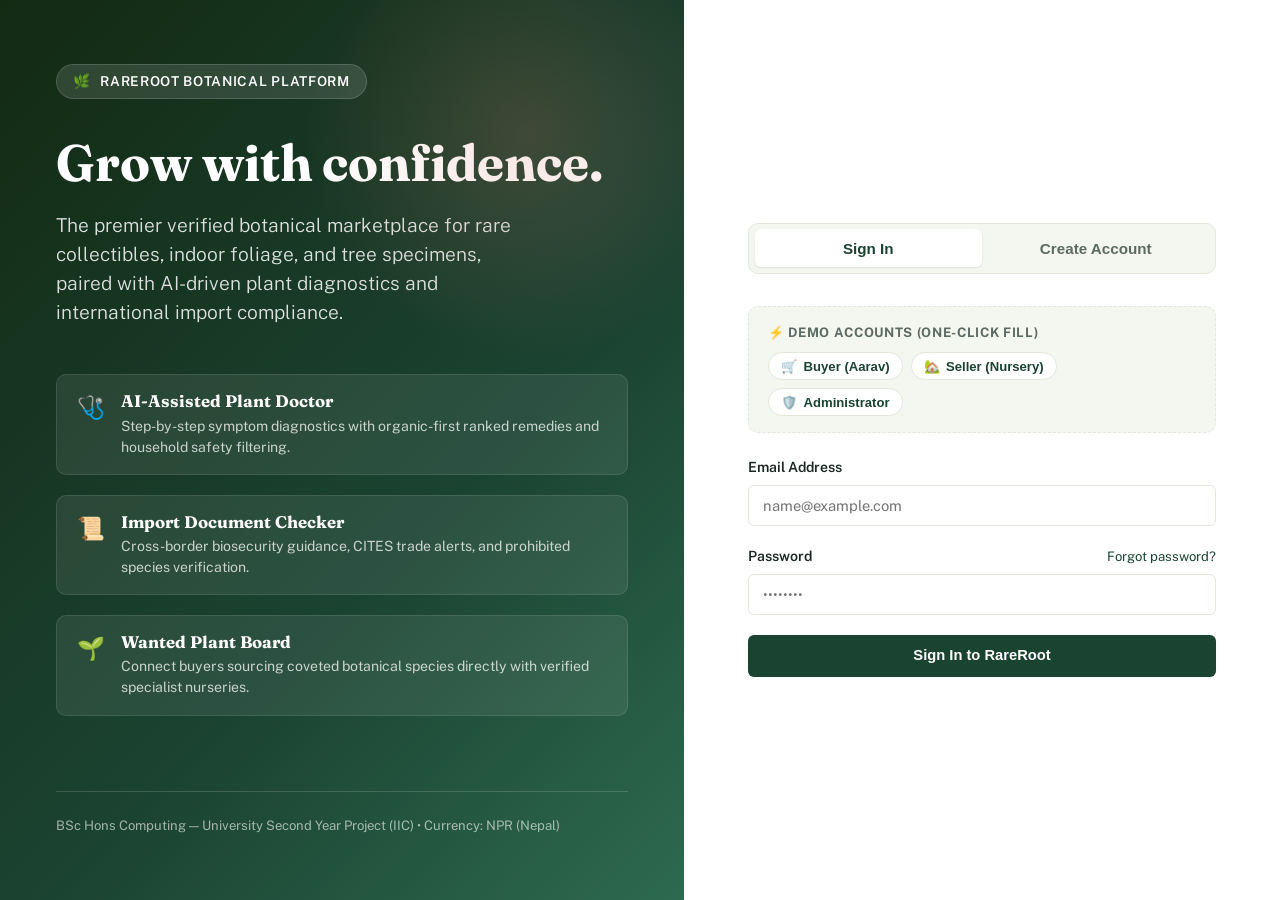
<file: frontend/index.html>
<!DOCTYPE html>
<html lang="en">
<head>
  <meta charset="UTF-8">
  <meta name="viewport" content="width=device-width, initial-scale=1.0">
  <title>RareRoot - Botanical Marketplace & Plant Health</title>
  <link rel="stylesheet" href="css/style.css">
  <link rel="icon" href="data:image/svg+xml,<svg xmlns=%22http://www.w3.org/2000/svg%22 viewBox=%220 0 100 100%22><text y=%22.9em%22 font-size=%2290%22>🌿</text></svg>">
</head>
<body>
  <div class="auth-page">
    <!-- Brand Showcase Left Panel -->
    <div class="auth-brand-panel">
      <div>
        <div class="brand-badge">
          <span>🌿</span> RareRoot Botanical Platform
        </div>
        <h1 class="brand-title">Grow with confidence.</h1>
        <p class="brand-tagline">
          The premier verified botanical marketplace for rare collectibles, indoor foliage, and tree specimens, paired with AI-driven plant diagnostics and international import compliance.
        </p>

        <div class="brand-features">
          <div class="brand-feature-item">
            <span class="icon">🩺</span>
            <div>
              <h4>AI-Assisted Plant Doctor</h4>
              <p>Step-by-step symptom diagnostics with organic-first ranked remedies and household safety filtering.</p>
            </div>
          </div>
          <div class="brand-feature-item">
            <span class="icon">📜</span>
            <div>
              <h4>Import Document Checker</h4>
              <p>Cross-border biosecurity guidance, CITES trade alerts, and prohibited species verification.</p>
            </div>
          </div>
          <div class="brand-feature-item">
            <span class="icon">🌱</span>
            <div>
              <h4>Wanted Plant Board</h4>
              <p>Connect buyers sourcing coveted botanical species directly with verified specialist nurseries.</p>
            </div>
          </div>
        </div>
      </div>

      <div class="brand-footer">
        BSc Hons Computing — University Second Year Project (IIC) &bull; Currency: NPR (Nepal)
      </div>
    </div>

    <!-- Form Panel Right -->
    <div class="auth-form-panel">
      <!-- Tabs -->
      <div class="auth-tabs" id="authTabs">
        <button class="auth-tab-btn active" data-tab="login" id="tabLoginBtn">Sign In</button>
        <button class="auth-tab-btn" data-tab="register" id="tabRegisterBtn">Create Account</button>
      </div>

      <!-- Quick Fill Demo Accounts -->
      <div class="demo-accounts-box" id="demoAccountsBox">
        <h5>⚡ Demo Accounts (One-Click Fill)</h5>
        <div class="demo-pills">
          <button type="button" class="demo-pill" data-email="buyer@rareroot.com" data-pass="Buyer@12345" data-role="Buyer">
            <span>🛒</span> Buyer (Aarav)
          </button>
          <button type="button" class="demo-pill" data-email="seller@rareroot.com" data-pass="Seller@12345" data-role="Seller">
            <span>🏡</span> Seller (Nursery)
          </button>
          <button type="button" class="demo-pill" data-email="admin@rareroot.com" data-pass="Admin@12345" data-role="Admin">
            <span>🛡️</span> Administrator
          </button>
        </div>
      </div>

      <!-- Message Alert Box -->
      <div id="alertBox" style="display: none; padding: 0.8rem 1rem; border-radius: var(--radius-sm); margin-bottom: 1.25rem; font-size: 0.88rem;"></div>

      <!-- LOGIN FORM -->
      <form id="loginForm">
        <div class="form-group">
          <label for="loginEmail">Email Address</label>
          <input type="email" id="loginEmail" class="form-input" placeholder="name@example.com" required autocomplete="email">
        </div>
        <div class="form-group">
          <div style="display: flex; justify-content: space-between; align-items: center; margin-bottom: 0.4rem;">
            <label for="loginPassword" style="margin-bottom: 0;">Password</label>
            <a href="#" id="forgotPasswordLink" style="font-size: 0.82rem;">Forgot password?</a>
          </div>
          <input type="password" id="loginPassword" class="form-input" placeholder="••••••••" required autocomplete="current-password">
        </div>
        <button type="submit" class="btn btn-primary btn-block" id="loginSubmitBtn">
          Sign In to RareRoot
        </button>
      </form>

      <!-- REGISTER FORM -->
      <form id="registerForm" style="display: none;">
        <div class="form-group">
          <label for="regFullName">Full Name / Nursery Name</label>
          <input type="text" id="regFullName" class="form-input" placeholder="e.g. Maya Shrestha" required>
        </div>
        <div class="form-group">
          <label for="regEmail">Email Address</label>
          <input type="email" id="regEmail" class="form-input" placeholder="name@example.com" required>
        </div>
        <div class="form-group">
          <label for="regPassword">Password</label>
          <input type="password" id="regPassword" class="form-input" placeholder="8-64 characters, letters & numbers" required>
          <div class="form-hint">Must contain at least 8 characters, one letter, and one number.</div>
        </div>
        <div class="form-group">
          <label for="regRole">Account Type</label>
          <select id="regRole" class="form-select" required>
            <option value="buyer">Plant Collector / Buyer</option>
            <option value="seller">Nursery / Plant Seller (Requires approval)</option>
          </select>
          <div class="form-hint">New seller registrations require administrative review before listing products.</div>
        </div>
        <button type="submit" class="btn btn-primary btn-block" id="registerSubmitBtn">
          Create Account
        </button>
      </form>

      <!-- FORGOT PASSWORD VIEW -->
      <div id="forgotPasswordView" style="display: none;">
        <h3 style="font-size: 1.3rem; margin-bottom: 0.5rem;">Reset Your Password</h3>
        <p style="font-size: 0.88rem; color: var(--text-muted); margin-bottom: 1.25rem;">
          Enter your registered email address. In development mode, the reset token will be provided immediately.
        </p>
        <form id="forgotPasswordForm">
          <div class="form-group">
            <label for="forgotEmail">Email Address</label>
            <input type="email" id="forgotEmail" class="form-input" placeholder="name@example.com" required>
          </div>
          <button type="submit" class="btn btn-primary btn-block">Generate Reset Token</button>
          <div style="text-align: center; margin-top: 1rem;">
            <a href="#" id="backToLoginFromForgot" style="font-size: 0.85rem;">Back to Sign In</a>
          </div>
        </form>

        <!-- Step 2: Reset Form -->
        <div id="resetStepTwo" style="display: none; margin-top: 1.5rem; padding-top: 1.5rem; border-top: 1px solid var(--border);">
          <form id="resetPasswordForm">
            <div class="form-group">
              <label for="resetToken">Reset Token</label>
              <input type="text" id="resetToken" class="form-input" placeholder="Paste reset token here" required>
            </div>
            <div class="form-group">
              <label for="resetNewPass">New Password</label>
              <input type="password" id="resetNewPass" class="form-input" placeholder="8-64 chars, letter & number" required>
            </div>
            <button type="submit" class="btn btn-accent btn-block">Confirm New Password</button>
          </form>
        </div>
      </div>

    </div>
  </div>

  <!-- Toast Notification Container -->
  <div class="toast-container" id="toastContainer"></div>

  <script type="module">
    import { authApi, getToken, setToken, setCurrentUser, getCurrentUser } from "./js/api.js";

    // If already logged in, redirect to dashboard
    if (getToken() && getCurrentUser()) {
      window.location.href = "dashboard.html";
    }

    const alertBox = document.getElementById("alertBox");
    const toastContainer = document.getElementById("toastContainer");

    function showAlert(msg, isError = true) {
      alertBox.style.display = "block";
      alertBox.style.background = isError ? "var(--danger-bg)" : "var(--success-bg)";
      alertBox.style.color = isError ? "var(--danger)" : "var(--success)";
      alertBox.style.border = isError ? "1px solid #ff80ab" : "1px solid #a5d6a7";
      alertBox.textContent = msg;
    }

    function hideAlert() {
      alertBox.style.display = "none";
    }

    function showToast(msg, type = "info") {
      const toast = document.createElement("div");
      toast.className = `toast ${type}`;
      toast.textContent = msg;
      toastContainer.appendChild(toast);
      setTimeout(() => toast.remove(), 4000);
    }

    // Tabs logic
    const tabLoginBtn = document.getElementById("tabLoginBtn");
    const tabRegisterBtn = document.getElementById("tabRegisterBtn");
    const loginForm = document.getElementById("loginForm");
    const registerForm = document.getElementById("registerForm");
    const forgotPasswordView = document.getElementById("forgotPasswordView");
    const demoAccountsBox = document.getElementById("demoAccountsBox");

    tabLoginBtn.addEventListener("click", () => {
      tabLoginBtn.classList.add("active");
      tabRegisterBtn.classList.remove("active");
      loginForm.style.display = "block";
      registerForm.style.display = "none";
      forgotPasswordView.style.display = "none";
      demoAccountsBox.style.display = "block";
      hideAlert();
    });

    tabRegisterBtn.addEventListener("click", () => {
      tabRegisterBtn.classList.add("active");
      tabLoginBtn.classList.remove("active");
      loginForm.style.display = "none";
      registerForm.style.display = "block";
      forgotPasswordView.style.display = "none";
      demoAccountsBox.style.display = "none";
      hideAlert();
    });

    // Demo pills click
    document.querySelectorAll(".demo-pill").forEach(btn => {
      btn.addEventListener("click", () => {
        tabLoginBtn.click();
        document.getElementById("loginEmail").value = btn.dataset.email;
        document.getElementById("loginPassword").value = btn.dataset.pass;
        showToast(`Filled credentials for ${btn.dataset.role} account!`, "info");
      });
    });

    // Login submit
    loginForm.addEventListener("submit", async (e) => {
      e.preventDefault();
      hideAlert();
      const submitBtn = document.getElementById("loginSubmitBtn");
      submitBtn.disabled = true;
      submitBtn.textContent = "Signing In...";

      try {
        const email = document.getElementById("loginEmail").value.trim();
        const password = document.getElementById("loginPassword").value;
        const resp = await authApi.login({ email, password });
        setToken(resp.access_token);
        setCurrentUser(resp.user);
        showToast(`Welcome back, ${resp.user.full_name}!`, "success");
        setTimeout(() => {
          window.location.href = "dashboard.html";
        }, 300);
      } catch (err) {
        showAlert(err.message, true);
      } finally {
        submitBtn.disabled = false;
        submitBtn.textContent = "Sign In to RareRoot";
      }
    });

    // Register submit
    registerForm.addEventListener("submit", async (e) => {
      e.preventDefault();
      hideAlert();
      const submitBtn = document.getElementById("registerSubmitBtn");
      submitBtn.disabled = true;
      submitBtn.textContent = "Creating Account...";

      try {
        const full_name = document.getElementById("regFullName").value.trim();
        const email = document.getElementById("regEmail").value.trim();
        const password = document.getElementById("regPassword").value;
        const role = document.getElementById("regRole").value;

        const newUser = await authApi.register({ full_name, email, password, role });
        showToast("Account created successfully! Signing you in...", "success");

        // Automatically log in
        const loginResp = await authApi.login({ email, password });
        setToken(loginResp.access_token);
        setCurrentUser(loginResp.user);
        setTimeout(() => {
          window.location.href = "dashboard.html";
        }, 500);
      } catch (err) {
        showAlert(err.message, true);
      } finally {
        submitBtn.disabled = false;
        submitBtn.textContent = "Create Account";
      }
    });

    // Forgot password flow
    const forgotPasswordLink = document.getElementById("forgotPasswordLink");
    const backToLoginFromForgot = document.getElementById("backToLoginFromForgot");
    const forgotPasswordForm = document.getElementById("forgotPasswordForm");
    const resetStepTwo = document.getElementById("resetStepTwo");
    const resetPasswordForm = document.getElementById("resetPasswordForm");

    forgotPasswordLink.addEventListener("click", (e) => {
      e.preventDefault();
      loginForm.style.display = "none";
      registerForm.style.display = "none";
      forgotPasswordView.style.display = "block";
      demoAccountsBox.style.display = "none";
      hideAlert();
    });

    backToLoginFromForgot.addEventListener("click", (e) => {
      e.preventDefault();
      tabLoginBtn.click();
    });

    forgotPasswordForm.addEventListener("submit", async (e) => {
      e.preventDefault();
      hideAlert();
      const email = document.getElementById("forgotEmail").value.trim();
      try {
        const resp = await authApi.forgotPassword({ email });
        showAlert(resp.message, false);
        if (resp.reset_token) {
          document.getElementById("resetToken").value = resp.reset_token;
          showToast("Development Reset Token auto-populated!", "info");
        }
        resetStepTwo.style.display = "block";
      } catch (err) {
        showAlert(err.message, true);
      }
    });

    resetPasswordForm.addEventListener("submit", async (e) => {
      e.preventDefault();
      hideAlert();
      const token = document.getElementById("resetToken").value.trim();
      const new_password = document.getElementById("resetNewPass").value;
      try {
        const resp = await authApi.resetPassword({ token, new_password });
        showAlert(resp.message, false);
        showToast("Password reset successful. Please sign in.", "success");
        setTimeout(() => {
          tabLoginBtn.click();
        }, 1500);
      } catch (err) {
        showAlert(err.message, true);
      }
    });
  </script>
</body>
</html>
</file>
<file: frontend/css/style.css>
/* RareRoot - Botanical Marketplace Stylesheet */
@import url('https://fonts.googleapis.com/css2?family=Fraunces:opsz,wght@9..144,400;600;700;800&family=Public+Sans:wght@300;400;500;600;700&display=swap');

:root {
  --primary: #1b4332;
  --primary-dark: #0f241a;
  --primary-light: #2d6a4f;
  --primary-subtle: #d8f3dc;
  --accent: #d88373;
  --accent-dark: #bf6655;
  --accent-light: #fbeee9;
  --bg-main: #f4f6f0;
  --surface: #ffffff;
  --surface-hover: #f9faf7;
  --border: #e2e8dd;
  --border-focus: #52b788;
  --text-primary: #1a2721;
  --text-muted: #5c6b63;
  --text-light: #8e9e95;
  --danger: #d90429;
  --danger-bg: #ffebee;
  --warning: #b7791f;
  --warning-bg: #fefcbf;
  --success: #2d6a4f;
  --success-bg: #e8f5e9;
  --shadow-sm: 0 1px 3px rgba(0,0,0,0.06), 0 1px 2px rgba(0,0,0,0.04);
  --shadow-md: 0 4px 6px -1px rgba(0,0,0,0.08), 0 2px 4px -1px rgba(0,0,0,0.05);
  --shadow-lg: 0 10px 15px -3px rgba(0,0,0,0.1), 0 4px 6px -2px rgba(0,0,0,0.05);
  --radius-sm: 6px;
  --radius-md: 10px;
  --radius-lg: 16px;
  --radius-full: 9999px;
  --font-serif: 'Fraunces', Georgia, serif;
  --font-sans: 'Public Sans', -apple-system, BlinkMacSystemFont, 'Segoe UI', Roboto, sans-serif;
  --transition: all 0.2s cubic-bezier(0.16, 1, 0.3, 1);
}

*, *::before, *::after {
  box-sizing: border-box;
  margin: 0;
  padding: 0;
}

body {
  font-family: var(--font-sans);
  background-color: var(--bg-main);
  color: var(--text-primary);
  line-height: 1.5;
  min-height: 100vh;
  -webkit-font-smoothing: antialiased;
}

h1, h2, h3, h4, .font-serif {
  font-family: var(--font-serif);
  color: var(--primary-dark);
  font-weight: 700;
  line-height: 1.25;
}

a {
  color: var(--primary);
  text-decoration: none;
  transition: var(--transition);
}
a:hover {
  color: var(--accent);
}

/* ================= AUTH SPLIT LAYOUT ================= */
.auth-page {
  display: flex;
  min-height: 100vh;
}

.auth-brand-panel {
  flex: 1.1;
  background: linear-gradient(135deg, #132a13 0%, #1b4332 60%, #2d6a4f 100%);
  color: #ffffff;
  padding: 4rem 3.5rem;
  display: flex;
  flex-direction: column;
  justify-content: space-between;
  position: relative;
  overflow: hidden;
}

.auth-brand-panel::before {
  content: "";
  position: absolute;
  top: -10%;
  right: -10%;
  width: 450px;
  height: 450px;
  background: radial-gradient(circle, rgba(216, 131, 115, 0.2) 0%, transparent 70%);
  border-radius: 50%;
  pointer-events: none;
}

.brand-badge {
  display: inline-flex;
  align-items: center;
  gap: 0.6rem;
  background: rgba(255, 255, 255, 0.12);
  backdrop-filter: blur(8px);
  padding: 0.4rem 1rem;
  border-radius: var(--radius-full);
  font-size: 0.85rem;
  letter-spacing: 0.05em;
  text-transform: uppercase;
  font-weight: 600;
  border: 1px solid rgba(255, 255, 255, 0.15);
  margin-bottom: 2rem;
  width: fit-content;
}

.brand-title {
  font-size: 3.2rem;
  color: #ffffff;
  margin-bottom: 1rem;
}

.brand-tagline {
  font-size: 1.2rem;
  color: rgba(255, 255, 255, 0.85);
  max-width: 480px;
  margin-bottom: 3rem;
  font-weight: 300;
}

.brand-features {
  display: flex;
  flex-direction: column;
  gap: 1.25rem;
  margin-top: auto;
  margin-bottom: 3rem;
}

.brand-feature-item {
  display: flex;
  align-items: flex-start;
  gap: 1rem;
  background: rgba(255, 255, 255, 0.08);
  padding: 1rem 1.25rem;
  border-radius: var(--radius-md);
  border: 1px solid rgba(255, 255, 255, 0.1);
}

.brand-feature-item .icon {
  font-size: 1.4rem;
}

.brand-feature-item h4 {
  color: #ffffff;
  font-size: 1.05rem;
  margin-bottom: 0.2rem;
}

.brand-feature-item p {
  color: rgba(255, 255, 255, 0.75);
  font-size: 0.88rem;
}

.brand-footer {
  font-size: 0.82rem;
  color: rgba(255, 255, 255, 0.6);
  border-top: 1px solid rgba(255, 255, 255, 0.15);
  padding-top: 1.5rem;
}

.auth-form-panel {
  flex: 0.9;
  background-color: var(--surface);
  padding: 3rem 4rem;
  display: flex;
  flex-direction: column;
  justify-content: center;
  max-width: 600px;
  overflow-y: auto;
}

/* Tabs */
.auth-tabs {
  display: flex;
  background: var(--bg-main);
  padding: 0.35rem;
  border-radius: var(--radius-md);
  margin-bottom: 2rem;
  border: 1px solid var(--border);
}

.auth-tab-btn {
  flex: 1;
  padding: 0.65rem 1rem;
  border: none;
  background: transparent;
  color: var(--text-muted);
  font-weight: 600;
  font-size: 0.95rem;
  border-radius: var(--radius-sm);
  cursor: pointer;
  transition: var(--transition);
}

.auth-tab-btn.active {
  background: var(--surface);
  color: var(--primary);
  box-shadow: var(--shadow-sm);
}

/* Demo account quick login pills */
.demo-accounts-box {
  background: var(--bg-main);
  border: 1px dashed var(--border);
  border-radius: var(--radius-md);
  padding: 1rem 1.2rem;
  margin-bottom: 1.5rem;
}

.demo-accounts-box h5 {
  font-size: 0.82rem;
  text-transform: uppercase;
  letter-spacing: 0.05em;
  color: var(--text-muted);
  margin-bottom: 0.6rem;
}

.demo-pills {
  display: flex;
  gap: 0.5rem;
  flex-wrap: wrap;
}

.demo-pill {
  border: 1px solid var(--border);
  background: var(--surface);
  padding: 0.35rem 0.75rem;
  border-radius: var(--radius-full);
  font-size: 0.82rem;
  font-weight: 600;
  cursor: pointer;
  display: flex;
  align-items: center;
  gap: 0.4rem;
  color: var(--primary);
  transition: var(--transition);
}

.demo-pill:hover {
  background: var(--primary-subtle);
  border-color: var(--primary);
}

/* Forms */
.form-group {
  margin-bottom: 1.25rem;
}

.form-group label {
  display: block;
  font-size: 0.88rem;
  font-weight: 600;
  color: var(--text-primary);
  margin-bottom: 0.4rem;
}

.form-input, .form-select, .form-textarea {
  width: 100%;
  padding: 0.7rem 0.9rem;
  border: 1.5px solid var(--border);
  border-radius: var(--radius-sm);
  font-family: inherit;
  font-size: 0.92rem;
  color: var(--text-primary);
  background-color: var(--surface);
  transition: var(--transition);
}

.form-input:focus, .form-select:focus, .form-textarea:focus {
  outline: none;
  border-color: var(--primary);
  box-shadow: 0 0 0 3px rgba(45, 106, 79, 0.12);
}

.form-textarea {
  resize: vertical;
  min-height: 85px;
}

.form-hint {
  font-size: 0.78rem;
  color: var(--text-muted);
  margin-top: 0.3rem;
}

/* Buttons */
.btn {
  display: inline-flex;
  align-items: center;
  justify-content: center;
  gap: 0.5rem;
  padding: 0.7rem 1.4rem;
  font-weight: 600;
  font-size: 0.92rem;
  border-radius: var(--radius-sm);
  border: 1.5px solid transparent;
  cursor: pointer;
  transition: var(--transition);
  text-decoration: none;
  line-height: 1.2;
}

.btn-primary {
  background-color: var(--primary);
  color: #ffffff;
}
.btn-primary:hover {
  background-color: var(--primary-light);
  color: #ffffff;
}

.btn-accent {
  background-color: var(--accent);
  color: #ffffff;
}
.btn-accent:hover {
  background-color: var(--accent-dark);
  color: #ffffff;
}

.btn-secondary {
  background-color: var(--bg-main);
  border-color: var(--border);
  color: var(--text-primary);
}
.btn-secondary:hover {
  background-color: #e8ebe2;
}

.btn-outline {
  background-color: transparent;
  border-color: var(--primary);
  color: var(--primary);
}
.btn-outline:hover {
  background-color: var(--primary-subtle);
}

.btn-danger {
  background-color: var(--danger);
  color: #ffffff;
}
.btn-danger:hover {
  background-color: #b70322;
}

.btn-sm {
  padding: 0.4rem 0.8rem;
  font-size: 0.82rem;
}

.btn-block {
  width: 100%;
}

/* ================= DASHBOARD SHELL ================= */
.app-header {
  position: sticky;
  top: 0;
  z-index: 100;
  background: var(--surface);
  border-bottom: 1px solid var(--border);
  padding: 0.75rem 2rem;
  display: flex;
  align-items: center;
  justify-content: space-between;
  box-shadow: var(--shadow-sm);
}

.header-brand {
  display: flex;
  align-items: center;
  gap: 0.75rem;
  text-decoration: none;
}

.header-brand .logo-icon {
  width: 36px;
  height: 36px;
  background: var(--primary);
  color: #ffffff;
  border-radius: 8px;
  display: flex;
  align-items: center;
  justify-content: center;
  font-size: 1.2rem;
}

.header-brand .logo-text {
  font-family: var(--font-serif);
  font-size: 1.5rem;
  font-weight: 700;
  color: var(--primary-dark);
}

.header-actions {
  display: flex;
  align-items: center;
  gap: 1.25rem;
}

.user-badge {
  display: flex;
  align-items: center;
  gap: 0.6rem;
  background: var(--bg-main);
  padding: 0.35rem 0.85rem;
  border-radius: var(--radius-full);
  border: 1px solid var(--border);
}

.user-avatar {
  width: 26px;
  height: 26px;
  border-radius: 50%;
  background: var(--primary);
  color: #ffffff;
  display: flex;
  align-items: center;
  justify-content: center;
  font-size: 0.8rem;
  font-weight: 700;
}

.user-name {
  font-size: 0.88rem;
  font-weight: 600;
}

.role-tag {
  font-size: 0.72rem;
  padding: 0.15rem 0.5rem;
  border-radius: var(--radius-full);
  text-transform: uppercase;
  font-weight: 700;
  letter-spacing: 0.04em;
}

.role-tag.buyer { background: #e3f2fd; color: #1565c0; }
.role-tag.seller { background: #e8f5e9; color: #2e7d32; }
.role-tag.admin { background: #fce4ec; color: #c2185b; }

.cart-icon-btn {
  position: relative;
  display: flex;
  align-items: center;
  justify-content: center;
  width: 38px;
  height: 38px;
  border-radius: 50%;
  background: var(--bg-main);
  border: 1px solid var(--border);
  color: var(--primary);
  cursor: pointer;
  transition: var(--transition);
}

.cart-icon-btn:hover {
  background: var(--primary-subtle);
}

.cart-count-badge {
  position: absolute;
  top: -4px;
  right: -4px;
  background: var(--accent);
  color: #ffffff;
  font-size: 0.72rem;
  font-weight: 700;
  width: 18px;
  height: 18px;
  border-radius: 50%;
  display: flex;
  align-items: center;
  justify-content: center;
  border: 2px solid var(--surface);
}

/* Dashboard Body with Sidebar */
.app-container {
  display: flex;
  min-height: calc(100vh - 65px);
}

.app-sidebar {
  width: 240px;
  background: var(--surface);
  border-right: 1px solid var(--border);
  padding: 1.5rem 0.75rem;
  display: flex;
  flex-direction: column;
  gap: 0.35rem;
}

.sidebar-category {
  font-size: 0.72rem;
  text-transform: uppercase;
  font-weight: 700;
  letter-spacing: 0.08em;
  color: var(--text-light);
  padding: 0.8rem 0.85rem 0.3rem;
}

.nav-item {
  display: flex;
  align-items: center;
  gap: 0.75rem;
  padding: 0.65rem 0.9rem;
  border-radius: var(--radius-sm);
  color: var(--text-muted);
  font-size: 0.92rem;
  font-weight: 500;
  transition: var(--transition);
  text-decoration: none;
}

.nav-item .icon {
  font-size: 1.1rem;
}

.nav-item:hover {
  background: var(--bg-main);
  color: var(--primary);
}

.nav-item.active {
  background: var(--primary-subtle);
  color: var(--primary-dark);
  font-weight: 700;
}

.app-main {
  flex: 1;
  padding: 2rem 2.5rem;
  max-width: 1300px;
  margin: 0 auto;
  width: 100%;
}

.section-header {
  margin-bottom: 1.75rem;
  display: flex;
  align-items: flex-end;
  justify-content: space-between;
  flex-wrap: wrap;
  gap: 1rem;
}

.section-title {
  font-size: 1.9rem;
}

.section-subtitle {
  color: var(--text-muted);
  font-size: 0.95rem;
  margin-top: 0.2rem;
}

/* ================= PRODUCT CARDS ================= */
.product-grid {
  display: grid;
  grid-template-columns: repeat(auto-fill, minmax(260px, 1fr));
  gap: 1.5rem;
}

.product-card {
  background: var(--surface);
  border: 1px solid var(--border);
  border-radius: var(--radius-md);
  overflow: hidden;
  box-shadow: var(--shadow-sm);
  display: flex;
  flex-direction: column;
  transition: var(--transition);
}

.product-card:hover {
  transform: translateY(-3px);
  box-shadow: var(--shadow-md);
  border-color: var(--primary-light);
}

.product-card-img-wrap {
  width: 100%;
  height: 190px;
  background-color: #e9ecef;
  position: relative;
  overflow: hidden;
}

.product-card-img {
  width: 100%;
  height: 100%;
  object-fit: cover;
  transition: transform 0.3s ease;
}

.product-card:hover .product-card-img {
  transform: scale(1.04);
}

.product-badge-group {
  position: absolute;
  top: 10px;
  left: 10px;
  display: flex;
  gap: 0.35rem;
  flex-wrap: wrap;
}

.badge {
  font-size: 0.72rem;
  font-weight: 700;
  padding: 0.2rem 0.55rem;
  border-radius: var(--radius-full);
  text-transform: uppercase;
  letter-spacing: 0.03em;
}

.badge-rare { background: #2b2d42; color: #ffffff; }
.badge-indoor { background: #52b788; color: #ffffff; }
.badge-seasonal { background: #e07a5f; color: #ffffff; }
.badge-tree { background: #8d5b4c; color: #ffffff; }
.badge-treatment { background: #3d5a80; color: #ffffff; }
.badge-pet-safe { background: #e8f5e9; color: #2e7d32; border: 1px solid #c8e6c9; }

.product-card-body {
  padding: 1.1rem;
  display: flex;
  flex-direction: column;
  flex: 1;
}

.product-name {
  font-family: var(--font-serif);
  font-size: 1.15rem;
  margin-bottom: 0.35rem;
  color: var(--primary-dark);
}

.product-desc {
  font-size: 0.85rem;
  color: var(--text-muted);
  line-height: 1.4;
  margin-bottom: 0.8rem;
  display: -webkit-box;
  -webkit-line-clamp: 2;
  -webkit-box-orient: vertical;
  overflow: hidden;
}

.product-meta {
  display: flex;
  gap: 0.6rem;
  font-size: 0.78rem;
  color: var(--text-light);
  margin-bottom: 0.9rem;
}

.product-card-footer {
  margin-top: auto;
  padding-top: 0.8rem;
  border-top: 1px solid var(--border);
  display: flex;
  align-items: center;
  justify-content: space-between;
}

.product-price {
  font-size: 1.25rem;
  font-weight: 700;
  color: var(--primary);
}

.product-price .currency {
  font-size: 0.82rem;
  font-weight: 600;
  margin-right: 2px;
  color: var(--text-muted);
}

.stock-tag {
  font-size: 0.75rem;
  font-weight: 600;
}
.stock-tag.in-stock { color: var(--success); }
.stock-tag.low-stock { color: var(--warning); }
.stock-tag.out-stock { color: var(--danger); }

/* ================= FILTER BAR ================= */
.filter-bar {
  background: var(--surface);
  border: 1px solid var(--border);
  border-radius: var(--radius-md);
  padding: 1rem 1.25rem;
  margin-bottom: 1.5rem;
  display: flex;
  gap: 1rem;
  flex-wrap: wrap;
  align-items: center;
}

.search-input-wrap {
  flex: 1.5;
  min-width: 220px;
}

.filter-select-wrap {
  flex: 1;
  min-width: 140px;
}

/* ================= PLANT DOCTOR WIZARD ================= */
.doctor-hero {
  background: linear-gradient(135deg, #1b4332 0%, #2d6a4f 100%);
  color: #ffffff;
  padding: 2.25rem;
  border-radius: var(--radius-lg);
  margin-bottom: 2rem;
  position: relative;
  overflow: hidden;
}

.doctor-hero h2 {
  color: #ffffff;
  font-size: 2.2rem;
  margin-bottom: 0.5rem;
}

.doctor-hero p {
  color: rgba(255, 255, 255, 0.85);
  max-width: 650px;
  font-size: 1rem;
}

.ai-badge {
  display: inline-flex;
  align-items: center;
  gap: 0.4rem;
  background: rgba(216, 131, 115, 0.25);
  border: 1px solid var(--accent);
  color: #ffdfd8;
  font-size: 0.75rem;
  font-weight: 700;
  text-transform: uppercase;
  padding: 0.25rem 0.65rem;
  border-radius: var(--radius-full);
  margin-bottom: 0.8rem;
}

.step-indicator {
  display: flex;
  gap: 1.5rem;
  margin-bottom: 2rem;
}

.step-item {
  flex: 1;
  background: var(--surface);
  border: 1.5px solid var(--border);
  padding: 0.9rem 1.1rem;
  border-radius: var(--radius-md);
  display: flex;
  align-items: center;
  gap: 0.75rem;
  transition: var(--transition);
}

.step-item.active {
  border-color: var(--primary);
  background: var(--primary-subtle);
}

.step-item.completed {
  border-color: var(--success);
}

.step-num {
  width: 28px;
  height: 28px;
  border-radius: 50%;
  background: var(--bg-main);
  color: var(--text-muted);
  font-weight: 700;
  font-size: 0.85rem;
  display: flex;
  align-items: center;
  justify-content: center;
}

.step-item.active .step-num {
  background: var(--primary);
  color: #ffffff;
}

.step-label {
  font-size: 0.88rem;
  font-weight: 600;
}

.part-selection-grid {
  display: grid;
  grid-template-columns: repeat(4, 1fr);
  gap: 1.25rem;
  margin-bottom: 2rem;
}

.part-card {
  background: var(--surface);
  border: 2px solid var(--border);
  border-radius: var(--radius-md);
  padding: 1.5rem;
  text-align: center;
  cursor: pointer;
  transition: var(--transition);
}

.part-card:hover {
  border-color: var(--primary-light);
  transform: translateY(-2px);
}

.part-card.selected {
  border-color: var(--primary);
  background: var(--primary-subtle);
}

.part-icon {
  font-size: 2.5rem;
  margin-bottom: 0.6rem;
}

.part-name {
  font-weight: 700;
  text-transform: capitalize;
  font-size: 1.1rem;
}

.safety-toggles-card {
  background: var(--surface);
  border: 1px solid var(--border);
  border-radius: var(--radius-md);
  padding: 1.5rem;
  margin-bottom: 2rem;
}

.safety-toggle-item {
  display: flex;
  align-items: center;
  justify-content: space-between;
  padding: 0.75rem 0;
  border-bottom: 1px solid var(--border);
}

.safety-toggle-item:last-child {
  border-bottom: none;
}

.safety-toggle-info h4 {
  font-size: 0.95rem;
  color: var(--text-primary);
  margin-bottom: 0.2rem;
}

.safety-toggle-info p {
  font-size: 0.82rem;
  color: var(--text-muted);
}

/* Treatment ranking styling */
.treatment-card {
  background: var(--surface);
  border: 1.5px solid var(--border);
  border-radius: var(--radius-md);
  padding: 1.4rem;
  margin-bottom: 1rem;
  display: flex;
  flex-direction: column;
  gap: 0.6rem;
  position: relative;
}

.treatment-card.type-organic {
  border-left: 5px solid #2e7d32;
}

.treatment-card.type-non-chemical {
  border-left: 5px solid #1976d2;
}

.treatment-card.type-chemical {
  border-left: 5px solid #f57c00;
}

.treatment-type-badge {
  font-size: 0.72rem;
  font-weight: 700;
  padding: 0.2rem 0.6rem;
  border-radius: var(--radius-full);
  text-transform: uppercase;
  width: fit-content;
}

.treatment-type-badge.organic { background: #e8f5e9; color: #2e7d32; }
.treatment-type-badge.non-chemical { background: #e3f2fd; color: #1976d2; }
.treatment-type-badge.chemical { background: #fff3e0; color: #e65100; }

.treatment-linked-product {
  background: var(--bg-main);
  border: 1px solid var(--border);
  border-radius: var(--radius-sm);
  padding: 0.8rem 1rem;
  display: flex;
  align-items: center;
  justify-content: space-between;
  margin-top: 0.5rem;
}

/* ================= IMPORT CHECKER RESULTS ================= */
.import-check-box {
  background: var(--surface);
  border: 1px solid var(--border);
  border-radius: var(--radius-lg);
  padding: 2rem;
  margin-bottom: 2rem;
}

.alert-banner {
  padding: 1.1rem 1.4rem;
  border-radius: var(--radius-md);
  margin-bottom: 1.25rem;
  display: flex;
  align-items: flex-start;
  gap: 0.9rem;
}

.alert-banner.banned {
  background: var(--danger-bg);
  border: 1.5px solid #ff80ab;
  color: var(--danger);
}

.alert-banner.cites {
  background: #fff8e1;
  border: 1.5px solid #ffe082;
  color: #ff6f00;
}

.alert-banner.info {
  background: #e3f2fd;
  border: 1.5px solid #90caf9;
  color: #0d47a1;
}

.disclaimer-banner {
  background: #f8f9fa;
  border: 1px dashed #b0bec5;
  padding: 0.9rem 1.1rem;
  border-radius: var(--radius-sm);
  font-size: 0.82rem;
  color: #546e7a;
  margin-top: 1.5rem;
  line-height: 1.45;
}

.docs-checklist {
  list-style: none;
  margin: 1rem 0;
}

.docs-checklist li {
  padding: 0.6rem 0.8rem;
  background: var(--bg-main);
  margin-bottom: 0.4rem;
  border-radius: var(--radius-sm);
  font-size: 0.9rem;
  display: flex;
  align-items: center;
  gap: 0.6rem;
}

/* ================= DATA TABLES ================= */
.table-container {
  background: var(--surface);
  border: 1px solid var(--border);
  border-radius: var(--radius-md);
  overflow-x: auto;
  box-shadow: var(--shadow-sm);
}

.data-table {
  width: 100%;
  border-collapse: collapse;
  text-align: left;
  font-size: 0.9rem;
}

.data-table th {
  background: var(--bg-main);
  padding: 0.85rem 1rem;
  font-weight: 700;
  color: var(--text-muted);
  font-size: 0.8rem;
  text-transform: uppercase;
  letter-spacing: 0.04em;
  border-bottom: 1px solid var(--border);
}

.data-table td {
  padding: 0.85rem 1rem;
  border-bottom: 1px solid var(--border);
  vertical-align: middle;
}

.data-table tr:hover {
  background-color: var(--surface-hover);
}

/* ================= MODALS & TOASTS ================= */
.modal-overlay {
  position: fixed;
  top: 0;
  left: 0;
  right: 0;
  bottom: 0;
  background: rgba(15, 36, 26, 0.65);
  backdrop-filter: blur(4px);
  display: flex;
  align-items: center;
  justify-content: center;
  z-index: 1000;
  opacity: 0;
  pointer-events: none;
  transition: opacity 0.2s ease;
  padding: 1.5rem;
}

.modal-overlay.open {
  opacity: 1;
  pointer-events: auto;
}

.modal-content {
  background: var(--surface);
  border-radius: var(--radius-lg);
  max-width: 580px;
  width: 100%;
  max-height: 90vh;
  overflow-y: auto;
  box-shadow: var(--shadow-lg);
  transform: translateY(20px);
  transition: transform 0.25s cubic-bezier(0.16, 1, 0.3, 1);
}

.modal-overlay.open .modal-content {
  transform: translateY(0);
}

.modal-header {
  padding: 1.25rem 1.75rem;
  border-bottom: 1px solid var(--border);
  display: flex;
  align-items: center;
  justify-content: space-between;
}

.modal-title {
  font-size: 1.35rem;
}

.modal-close-btn {
  background: transparent;
  border: none;
  font-size: 1.4rem;
  cursor: pointer;
  color: var(--text-muted);
}

.modal-body {
  padding: 1.75rem;
}

.modal-footer {
  padding: 1rem 1.75rem;
  border-top: 1px solid var(--border);
  background: var(--bg-main);
  display: flex;
  justify-content: flex-end;
  gap: 0.75rem;
  border-bottom-left-radius: var(--radius-lg);
  border-bottom-right-radius: var(--radius-lg);
}

/* Toast Container */
.toast-container {
  position: fixed;
  bottom: 24px;
  right: 24px;
  display: flex;
  flex-direction: column;
  gap: 0.75rem;
  z-index: 2000;
  pointer-events: none;
}

.toast {
  pointer-events: auto;
  background: var(--surface);
  border: 1px solid var(--border);
  box-shadow: var(--shadow-lg);
  border-radius: var(--radius-md);
  padding: 0.9rem 1.25rem;
  min-width: 280px;
  max-width: 420px;
  display: flex;
  align-items: center;
  gap: 0.75rem;
  font-size: 0.88rem;
  animation: toastSlideIn 0.3s cubic-bezier(0.16, 1, 0.3, 1);
}

.toast.success { border-left: 4px solid var(--success); }
.toast.error { border-left: 4px solid var(--danger); }
.toast.info { border-left: 4px solid var(--primary); }

@keyframes toastSlideIn {
  from { transform: translateX(100%); opacity: 0; }
  to { transform: translateX(0); opacity: 1; }
}

/* Empty States */
.empty-state {
  text-align: center;
  padding: 3.5rem 1.5rem;
  color: var(--text-muted);
}

.empty-state-icon {
  font-size: 3rem;
  margin-bottom: 1rem;
  opacity: 0.6;
}

.empty-state h3 {
  font-size: 1.25rem;
  color: var(--primary-dark);
  margin-bottom: 0.4rem;
}

.empty-state p {
  font-size: 0.9rem;
  max-width: 420px;
  margin: 0 auto 1.5rem;
}

/* Responsive */
@media (max-width: 900px) {
  .auth-page {
    flex-direction: column;
  }
  .auth-brand-panel {
    padding: 2.5rem 1.5rem;
  }
  .auth-form-panel {
    padding: 2.5rem 1.5rem;
    max-width: 100%;
  }
  .app-container {
    flex-direction: column;
  }
  .app-sidebar {
    width: 100%;
    border-right: none;
    border-bottom: 1px solid var(--border);
    flex-direction: row;
    overflow-x: auto;
    padding: 0.5rem 1rem;
  }
  .sidebar-category {
    display: none;
  }
  .part-selection-grid {
    grid-template-columns: repeat(2, 1fr);
  }
}
</file>
